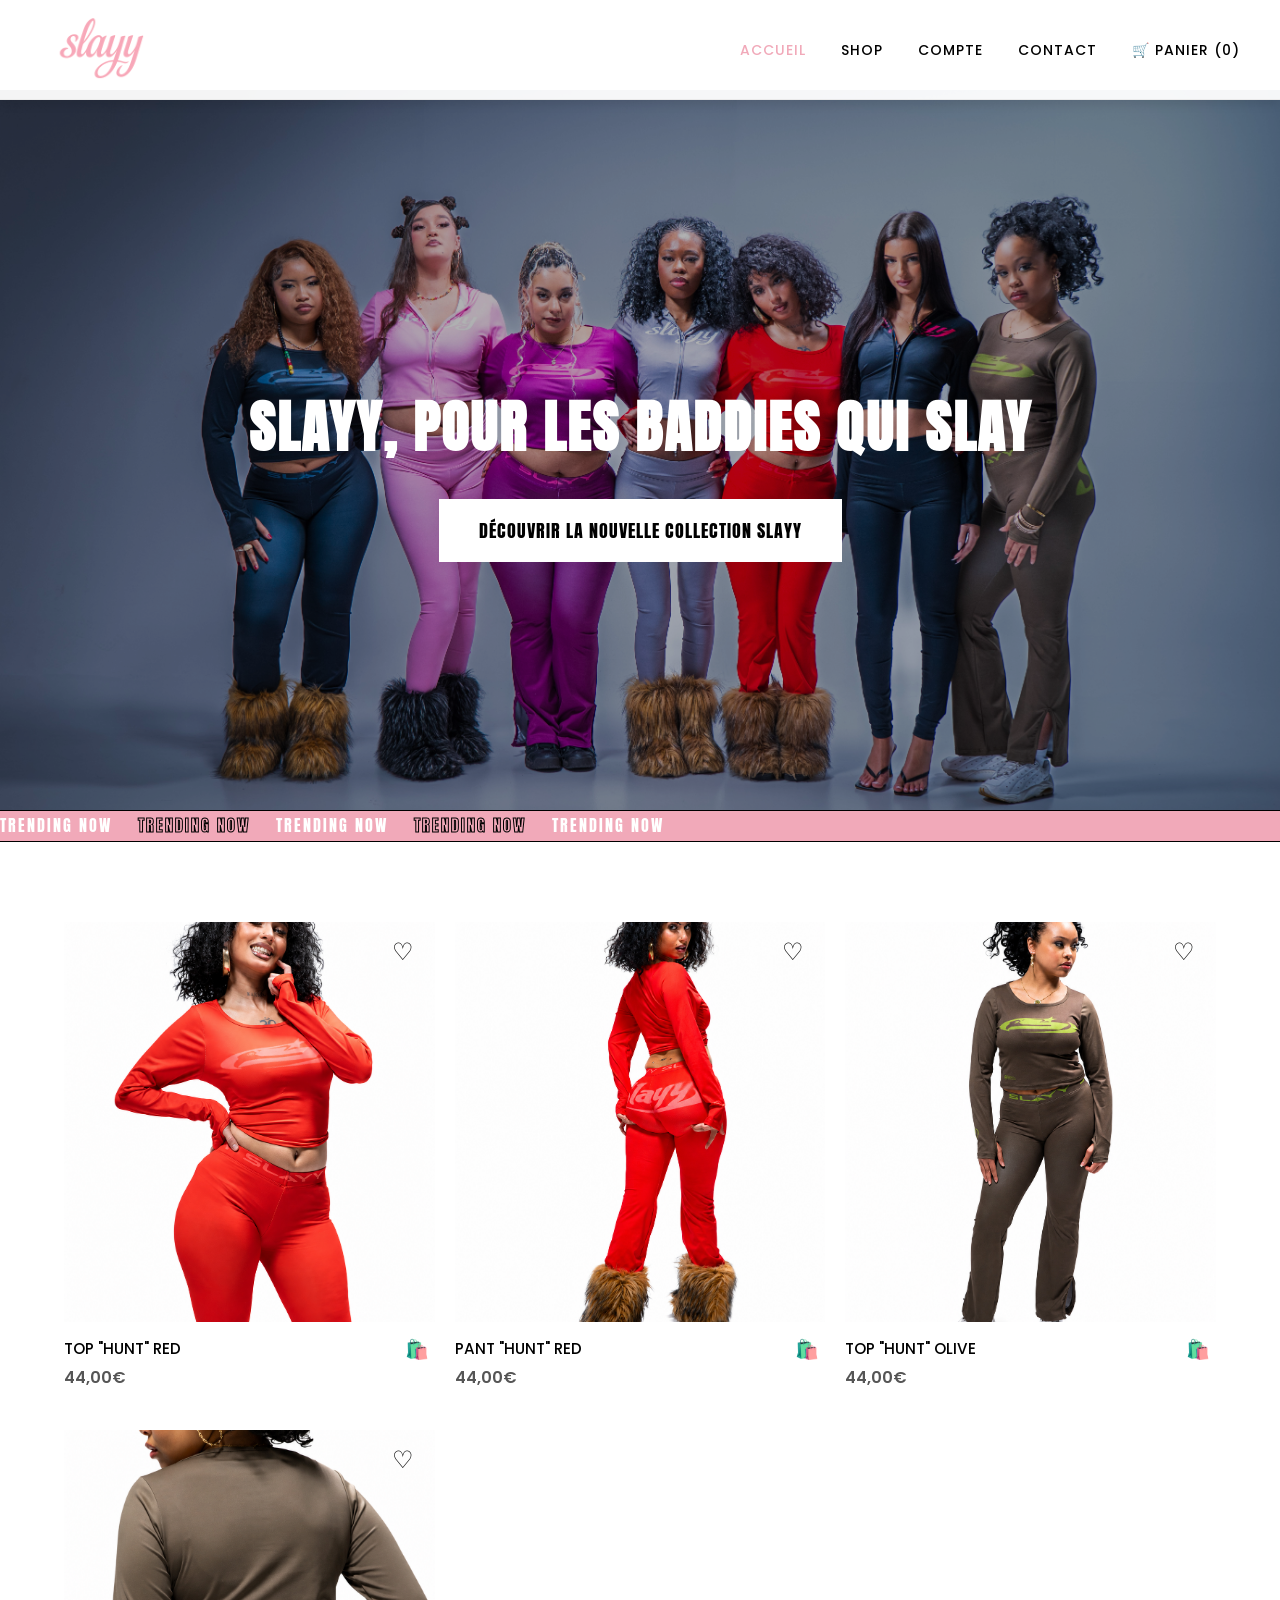
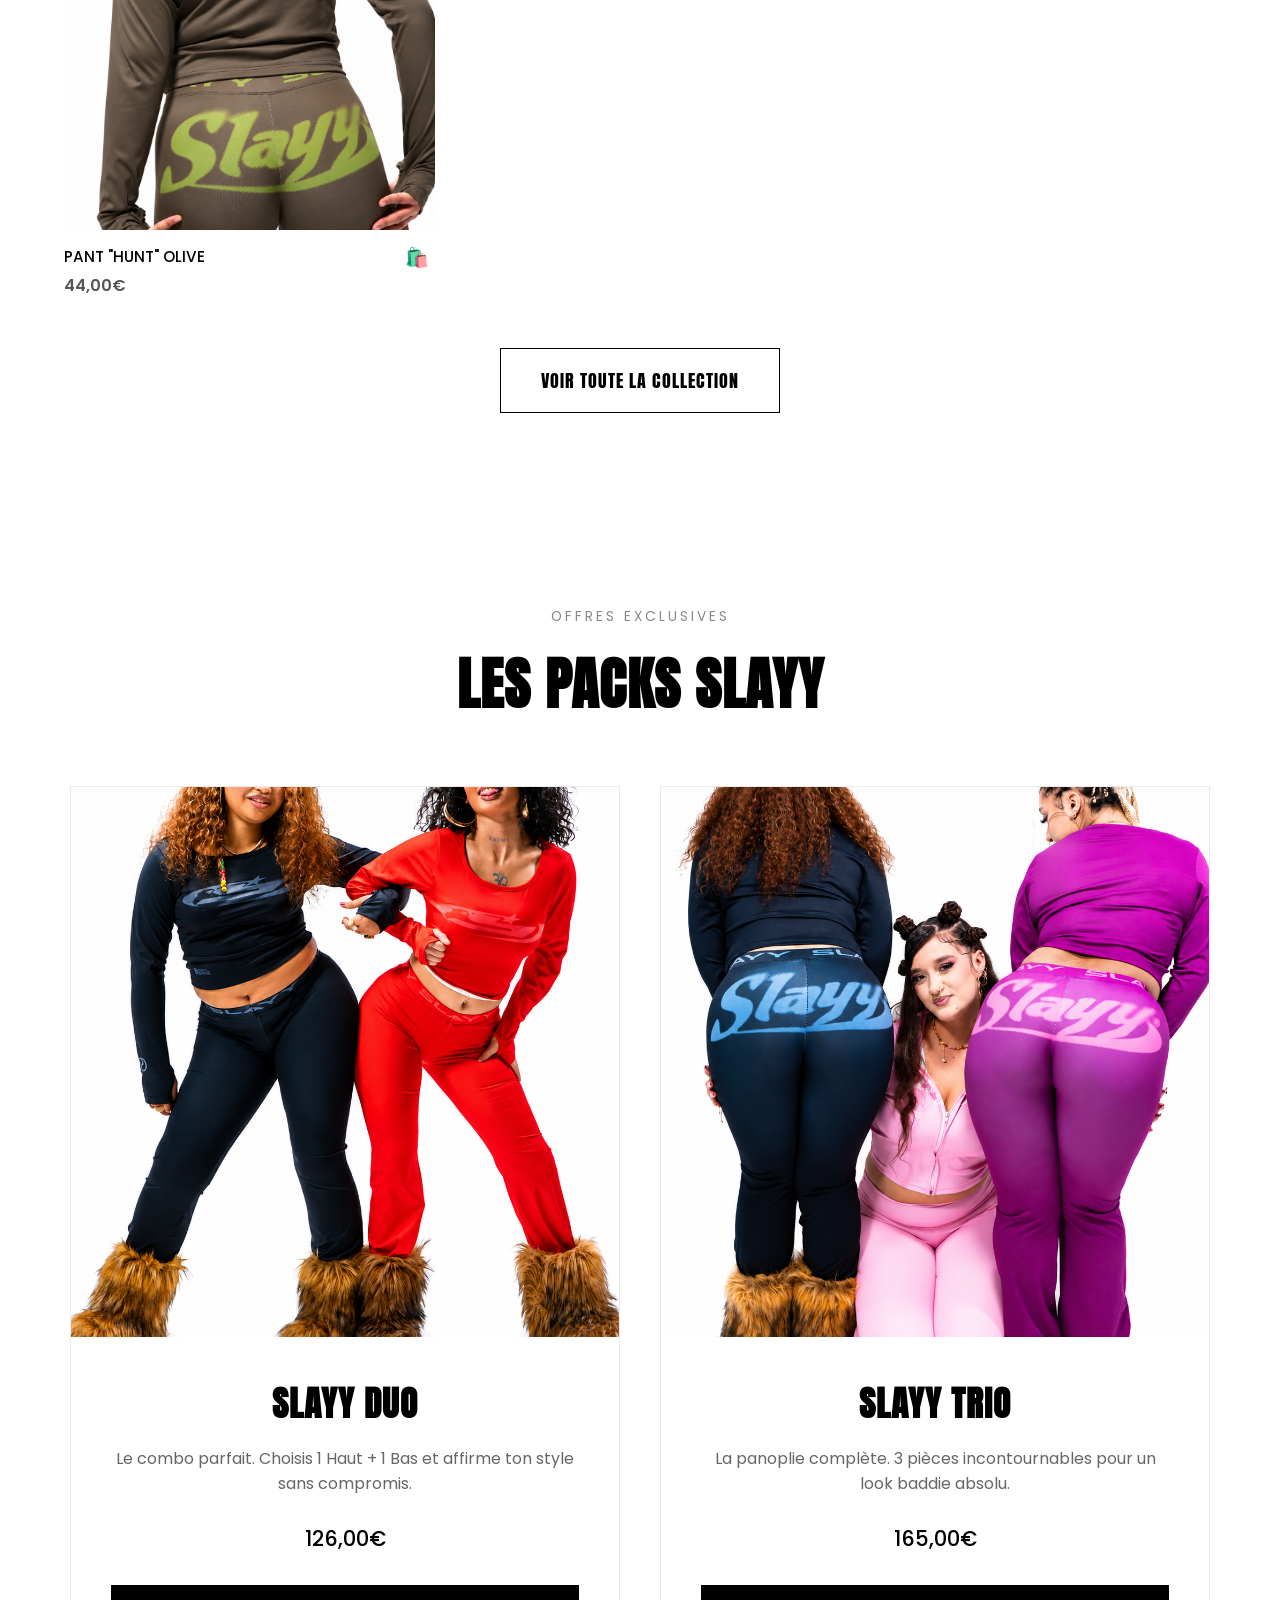
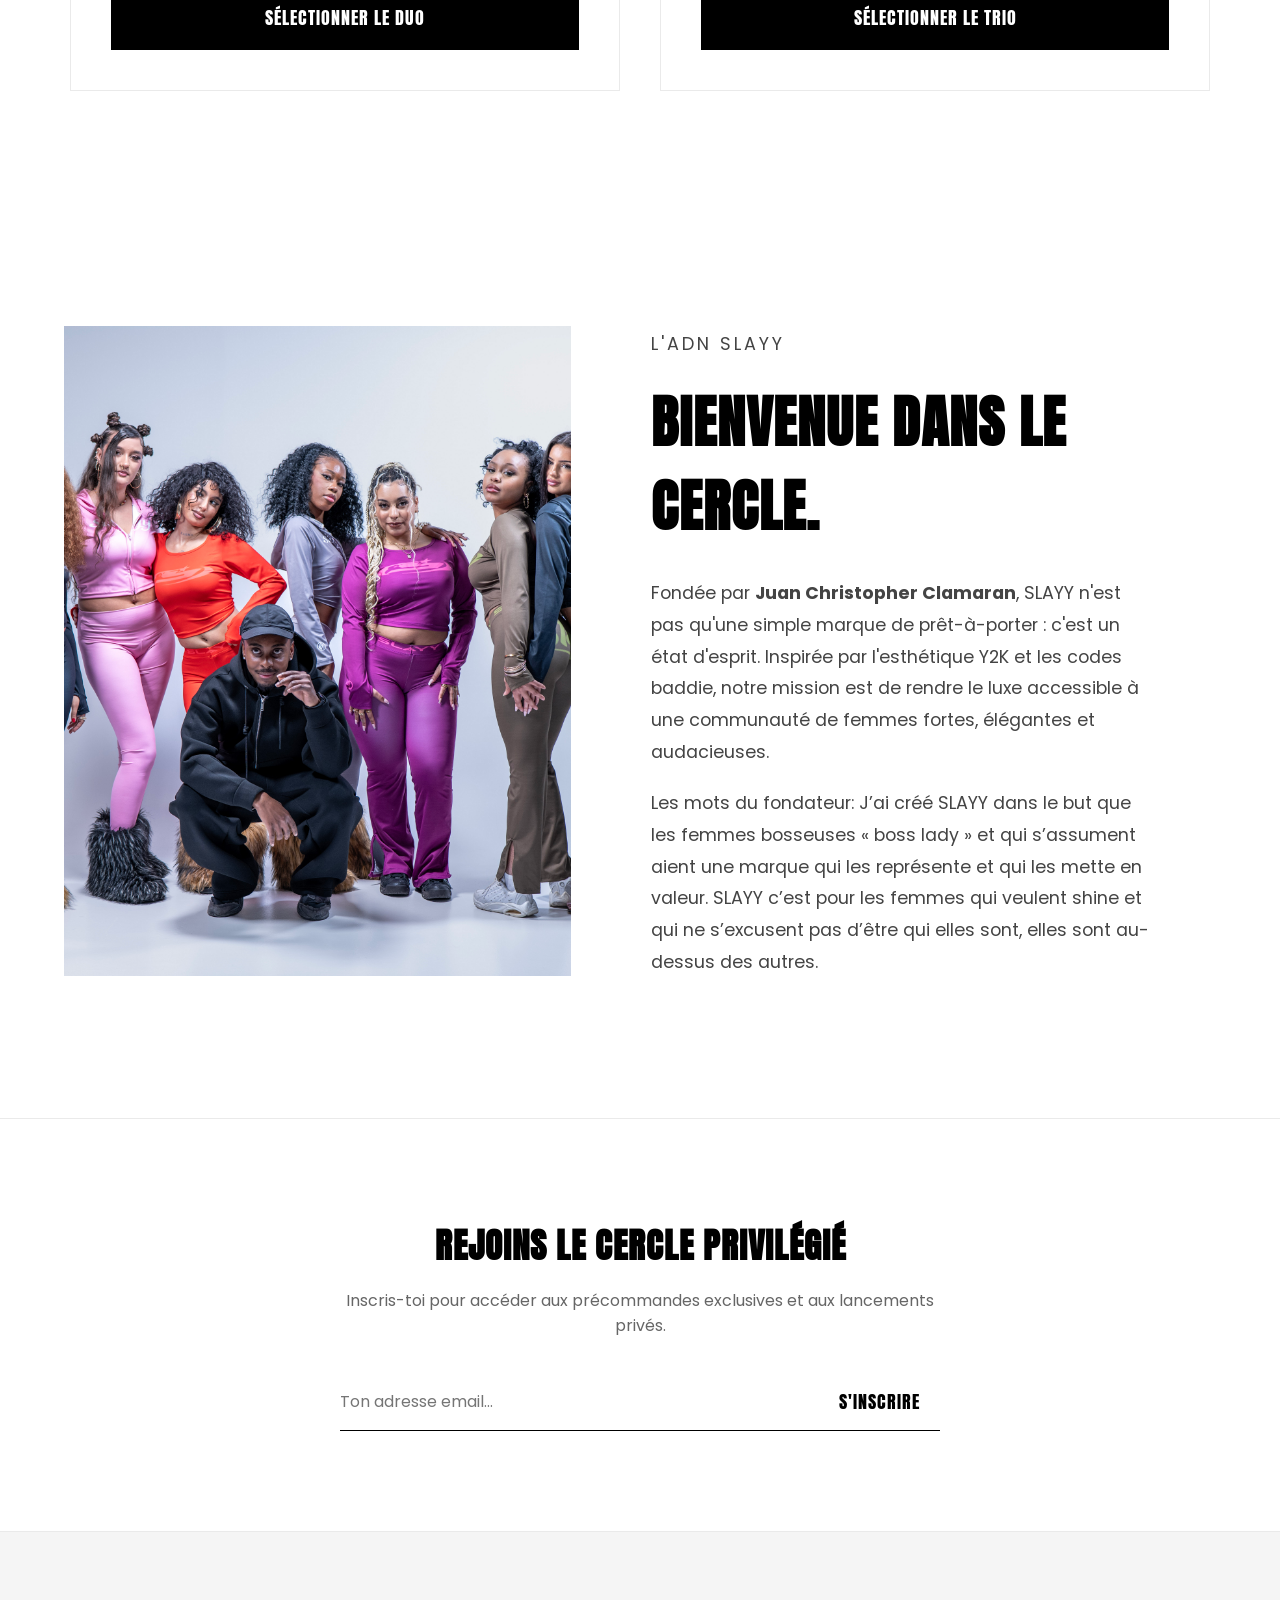
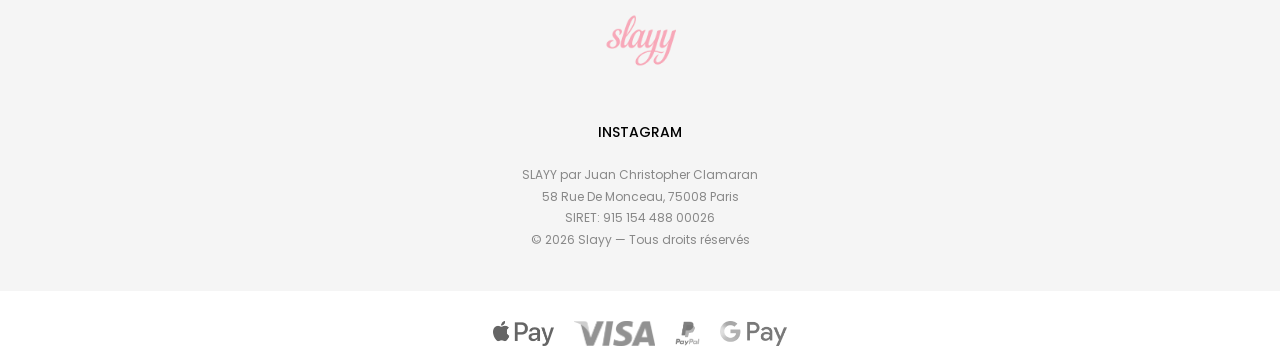
<file: index.html>
<!DOCTYPE html>
<html lang="fr">
<head>
    <meta charset="UTF-8">
    <meta name="viewport" content="width=device-width, initial-scale=1.0">
    <title>SLAYY - Accueil</title>
    <!-- Intégration des polices officielles -->
    <link href="https://fonts.googleapis.com/css2?family=Anton&family=Poppins:wght@300;400;500;600&display=swap" rel="stylesheet">
    <link rel="stylesheet" href="style.css">
</head>
<body>

    <header class="header">
        <img src="image/Slayy.png" alt="Logo Slayy" class="Logo-Slayy">
        <nav class="nav">
            <ul>
                <li><a href="index.html" class="active">Accueil</a></li>
                <li><a href="shop.html">Shop</a></li>
                <li><a href="compte.html">Compte</a></li>
                <li><a href="#contact">Contact</a></li>
                <li><a href="#" class="panier-btn">🛒 Panier (<span id="compteur-panier">0</span>)</a></li>
            </ul>
        </nav>
    </header>

    <!-- 1. HERO BANNER -->
    <section class="hero-section">
        <div class="hero-content">
            <h2 class="hero-title" style="font-family: 'Anton', sans-serif;">SLAYY, POUR LES BADDIES QUI SLAY</h2>
            <a href="shop.html" class="hero-button" style="font-family: 'Anton', sans-serif;">DÉCOUVRIR LA NOUVELLE COLLECTION SLAYY</a>
        </div>
    </section>

    <div class="marquee-container">
        <div class="marquee-text" style="font-family: 'Anton', sans-serif;">
            TRENDING NOW <span>TRENDING NOW</span> TRENDING NOW <span>TRENDING NOW</span> TRENDING NOW
        </div>
    </div>

    <!-- 2. BOUTIQUE (BEST SELLERS) -->
    <section class="shop-section">
        <div class="cartes-container">

            <a href="produit.html?id=top-red" class="carte">
                <div class="carte-image-wrapper">
                    <button class="icon-heart">♡</button>
                    <img src="image/HautRouge.png" alt="Top RED" class="img-principale">
                    <img src="image/RedTop.png" alt="Top RED Hover" class="img-secondaire">
                </div>
                <div class="carte-info">
                    <div class="carte-texte">
                        <p class="carte-nom">Top "HUNT" RED</p>
                        <p class="carte-prix">44,00€</p>
                    </div>
                    <button class="icon-bag">🛍️</button>
                </div>
            </a>

            <a href="produit.html?id=pant-red" class="carte">
                <div class="carte-image-wrapper">
                    <button class="icon-heart">♡</button>
                    <img src="image/ChatGPT Image 30 juin 2026, 15_38_22.png" alt="Pant RED" class="img-principale">
                    <img src="image/BasRouge.png" alt="Pant RED Hover" class="img-secondaire">
                </div>
                <div class="carte-info">
                    <div class="carte-texte">
                        <p class="carte-nom">Pant "HUNT" RED</p>
                        <p class="carte-prix">44,00€</p>
                    </div>
                    <button class="icon-bag">🛍️</button>
                </div>
            </a>

            <a href="produit.html?id=top-olive" class="carte">
                <div class="carte-image-wrapper">
                    <button class="icon-heart">♡</button>
                    <img src="image/chatgpt-30-06-1159.png" alt="Top OLIVE" class="img-principale">
                    <img src="image/Olivetop.png" alt="Top OLIVE Hover" class="img-secondaire">
                </div>
                <div class="carte-info">
                    <div class="carte-texte">
                        <p class="carte-nom">Top "HUNT" OLIVE</p>
                        <p class="carte-prix">44,00€</p>
                    </div>
                    <button class="icon-bag">🛍️</button>
                </div>
            </a>

            <a href="produit.html?id=pant-olive" class="carte">
                <div class="carte-image-wrapper">
                    <button class="icon-heart">♡</button>
                    <img src="image/BasOlive.png" alt="Pant OLIVE" class="img-principale">
                    <img src="image/BasOlive2.png" alt="Pant OLIVE Hover" class="img-secondaire">
                </div>
                <div class="carte-info">
                    <div class="carte-texte">
                        <p class="carte-nom">Pant "HUNT" OLIVE</p>
                        <p class="carte-prix">44,00€</p>
                    </div>
                    <button class="icon-bag">🛍️</button>
                </div>
            </a>

        </div>

        <div style="text-align: center; margin-top: 50px;">
            <a href="shop.html" class="hero-button" style="border: 1px solid #000; font-family: 'Anton', sans-serif;">VOIR TOUTE LA COLLECTION</a>
        </div>
    </section>

    <!-- 3. SECTION OFFRES EXCLUSIVES : DUO & TRIO -->
    <section class="packs-section">
        <div class="packs-header">
            <p class="subtitle-clean">Offres exclusives</p>
            <h2 style="font-family: 'Anton', sans-serif;">LES PACKS SLAYY</h2>
        </div>
        
        <div class="packs-container">
            <!-- Pack DUO -->
            <div class="pack-card">
                <div class="pack-image">
                    <img src="image/SlayyDuo.png" alt="Slayy Duo">
                </div>
                <div class="pack-info">
                    <h3 style="font-family: 'Anton', sans-serif;">SLAYY DUO</h3>
                    <p>Le combo parfait. Choisis 1 Haut + 1 Bas et affirme ton style sans compromis.</p>
                    <p class="pack-price">126,00€</p>
                    <a href="pack.html?id=duo" class="pack-btn" style="font-family: 'Anton', sans-serif;">SÉLECTIONNER LE DUO</a>
                </div>
            </div>

            <!-- Pack TRIO -->
            <div class="pack-card">
                <div class="pack-image">
                    <img src="image/SlayyTrio.png" alt="Slayy Trio">
                </div>
                <div class="pack-info">
                    <h3 style="font-family: 'Anton', sans-serif;">SLAYY TRIO</h3>
                    <p>La panoplie complète. 3 pièces incontournables pour un look baddie absolu.</p>
                    <p class="pack-price">165,00€</p>
                    <a href="pack.html?id=trio" class="pack-btn" style="font-family: 'Anton', sans-serif;">SÉLECTIONNER LE TRIO</a>
                </div>
            </div>
        </div>
    </section>

   <!-- 4. SECTION TEASER À PROPOS (ÉDITORIAL) -->
    <section class="about-teaser-clean">
        <div class="about-teaser-image">
            <img src="image/PhotoGroupe.jpg" alt="SLAYY Lifestyle Baddie">
        </div>
        <div class="about-teaser-content">
            <p class="subtitle-clean">L'ADN SLAYY</p>
            <h2 style="font-family: 'Anton', sans-serif;">BIENVENUE DANS LE CERCLE.</h2>
            <p>
                Fondée par <strong>Juan Christopher Clamaran</strong>, SLAYY n'est pas qu'une simple marque de prêt-à-porter : c'est un état d'esprit. Inspirée par l'esthétique Y2K et les codes baddie, notre mission est de rendre le luxe accessible à une communauté de femmes fortes, élégantes et audacieuses.
            </p>
            <p>
                Les mots du fondateur: J’ai créé SLAYY dans le but que les femmes bosseuses « boss lady » et qui s’assument aient une marque qui les représente et qui les mette en valeur. 
                SLAYY c’est pour les femmes qui veulent shine et qui ne s’excusent pas d’être qui elles sont, elles sont au-dessus des autres.
            </p>
           
        </div>
    </section>

    <!-- 5. SECTION NEWSLETTER (MINIMALISTE) -->
    <section class="newsletter-clean">
        <div class="newsletter-content">
            <h2 style="font-family: 'Anton', sans-serif;">REJOINS LE CERCLE PRIVILÉGIÉ</h2>
            <p>Inscris-toi pour accéder aux précommandes exclusives et aux lancements privés.</p>
            <form class="newsletter-form-clean" action="#" method="POST">
                <input type="email" placeholder="Ton adresse email..." required>
                <button type="submit" style="font-family: 'Anton', sans-serif;">S'INSCRIRE</button>
            </form>
        </div>
    </section>

    <!-- 6. FOOTER -->
   <!-- 6. FOOTER -->
    <footer class="footer" id="contact">
        <img src="image/Slayy.png" alt="Logo Slayy" class="footer-logo">
        <ul class="footer-socials">
            <li><a id="instagram" href="https://www.instagram.com/slayy.brand?stkn=OTlobzZ6Y2t0Z3d0" target="_blank">Instagram</a></li>
        </ul>
        <p class="footer-mentions">SLAYY par Juan Christopher Clamaran<br>58 Rue De Monceau, 75008 Paris<br>SIRET: 915 154 488 00026<br>&copy; 2026 Slayy — Tous droits réservés</p>
    </footer>

    <script src="script.js"></script>


    <div class="footer-payments">
            <img src="image/Apple_Pay_logo.svg.webp" alt="Visa">
            <img src="image/Visa_Inc._logo_(2005–2014).png">
            <img src="image/Paypal_2014_logo.png" alt="PayPal">
            <img src="image/Google_Pay_Logo.svg.webp" alt="PayPal">
            
        </div>
</body>
</html>
</file>
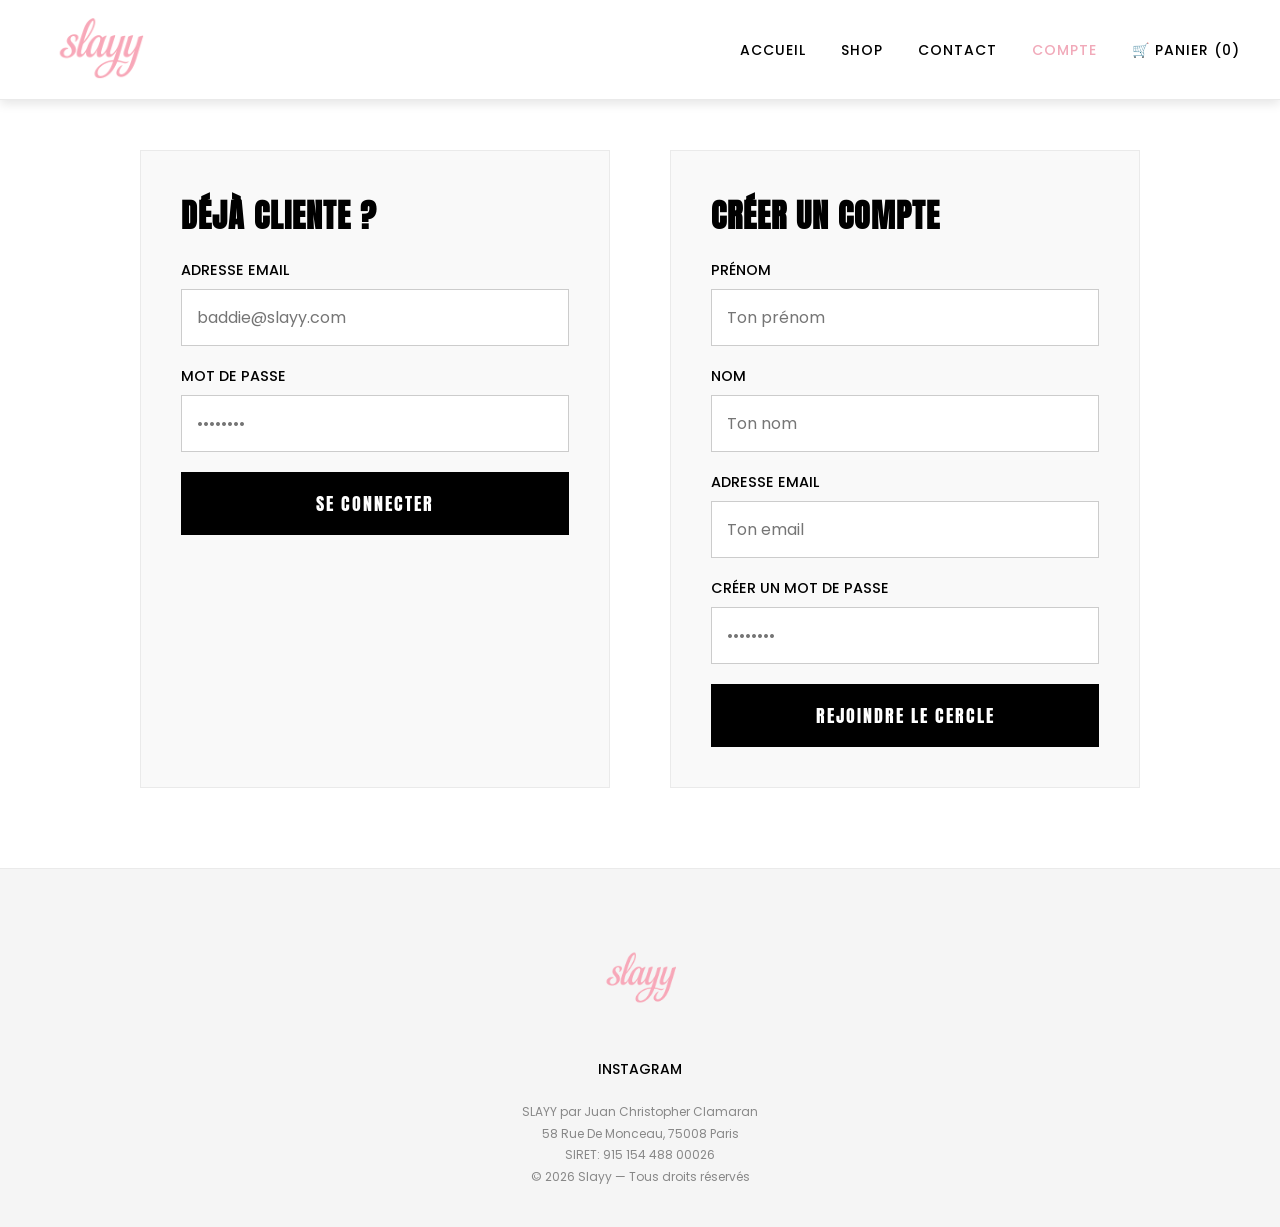
<file: Compte.html>
<!DOCTYPE html>
<html lang="fr">
<head>
    <meta charset="UTF-8">
    <meta name="viewport" content="width=device-width, initial-scale=1.0">
    <title>SLAYY - Mon Compte</title>
    <!-- On ajoute la police Anton demandée par le cahier des charges -->
    <link href="https://fonts.googleapis.com/css2?family=Anton&family=Poppins:wght@300;400;500;600&display=swap" rel="stylesheet">
    <link rel="stylesheet" href="style.css">
    <style>
        /* Styles spécifiques pour la page compte (à intégrer dans style.css plus tard si tu veux) */
        .account-section {
            padding: 150px 5% 80px;
            background-color: #ffffff;
            min-height: 70vh;
        }

        .account-container {
            display: flex;
            max-width: 1000px;
            margin: 0 auto;
            gap: 60px;
        }

        .account-box {
            flex: 1;
            padding: 40px;
            background-color: #f9f9f9;
            border: 1px solid #eaeaea;
        }

        .account-title {
            font-family: 'Anton', sans-serif; /* Police officielle */
            font-size: 2rem;
            text-transform: uppercase;
            margin-top: 0;
            margin-bottom: 20px;
            letter-spacing: 1px;
        }

        .form-group {
            margin-bottom: 20px;
        }

        .form-group label {
            display: block;
            margin-bottom: 8px;
            font-weight: 500;
            font-size: 0.9rem;
            text-transform: uppercase;
        }

        .form-group input {
            width: 100%;
            padding: 15px;
            border: 1px solid #ccc;
            font-family: 'Poppins', sans-serif;
            font-size: 1rem;
            transition: border-color 0.3s;
        }

        .form-group input:focus {
            outline: none;
            border-color: #000;
        }

        /* Bouton selon la DA : Anton et Majuscules */
        .account-btn {
            background-color: #000;
            color: #fff;
            border: none;
            padding: 18px;
            font-size: 1.1rem;
            font-family: 'Anton', sans-serif;
            cursor: pointer;
            text-transform: uppercase;
            letter-spacing: 2px;
            width: 100%;
            transition: background-color 0.3s ease;
        }

        .account-btn:hover {
            background-color: #f1a9b9; /* Rose SLAYY */
        }

        @media (max-width: 768px) {
            .account-container {
                flex-direction: column;
                gap: 30px;
            }
            .account-section {
                padding-top: 120px;
            }
        }
    </style>
</head>
<body>

    <header class="header">
        <img src="image/Slayy.png" alt="Logo Slayy" class="Logo-Slayy">
        <nav class="nav">
            <ul>
                <li><a href="index.html">Accueil</a></li>
                <li><a href="shop.html">Shop</a></li>
                <li><a href="#contact">Contact</a></li>
                <li><a href="compte.html" class="active">Compte</a></li>
                <li><a href="#" class="panier-btn">🛒 Panier (<span id="compteur-panier">0</span>)</a></li>
            </ul>
        </nav>
    </header>

    <section class="account-section">
        <div class="account-container">
            
            <!-- Partie Gauche : Connexion -->
            <div class="account-box">
                <h2 class="account-title">DÉJÀ CLIENTE ?</h2>
                <form id="login-form">
                    <div class="form-group">
                        <label for="login-email">Adresse Email</label>
                        <input type="email" id="login-email" placeholder="baddie@slayy.com" required>
                    </div>
                    <div class="form-group">
                        <label for="login-password">Mot de passe</label>
                        <input type="password" id="login-password" placeholder="••••••••" required>
                    </div>
                    <button type="submit" class="account-btn">SE CONNECTER</button>
                </form>
            </div>

            <!-- Partie Droite : Création de compte -->
            <div class="account-box">
                <h2 class="account-title">CRÉER UN COMPTE</h2>
                <form id="register-form">
                    <div class="form-group">
                        <label for="reg-prenom">Prénom</label>
                        <input type="text" id="reg-prenom" placeholder="Ton prénom" required>
                    </div>
                    <div class="form-group">
                        <label for="reg-nom">Nom</label>
                        <input type="text" id="reg-nom" placeholder="Ton nom" required>
                    </div>
                    <div class="form-group">
                        <label for="reg-email">Adresse Email</label>
                        <input type="email" id="reg-email" placeholder="Ton email" required>
                    </div>
                    <div class="form-group">
                        <label for="reg-password">Créer un mot de passe</label>
                        <input type="password" id="reg-password" placeholder="••••••••" required>
                    </div>
                    <button type="submit" class="account-btn">REJOINDRE LE CERCLE</button>
                </form>
            </div>

        </div>
    </section>

    <footer class="footer" id="contact">
        <img src="image/Slayy.png" alt="Logo Slayy" class="footer-logo">
        <ul class="footer-socials">
            <li><a id="instagram" href="https://www.instagram.com/slayy.brand?stkn=OTlobzZ6Y2t0Z3d0" target="_blank">Instagram</a></li>
        </ul>
        <!-- Mise à jour avec les infos officielles du cahier des charges -->
        <p class="footer-mentions">SLAYY par Juan Christopher Clamaran<br>58 Rue De Monceau, 75008 Paris<br>SIRET: 915 154 488 00026<br>&copy; 2026 Slayy — Tous droits réservés</p>
    </footer>

    <script src="script.js"></script>
</body>
</html>
</file>
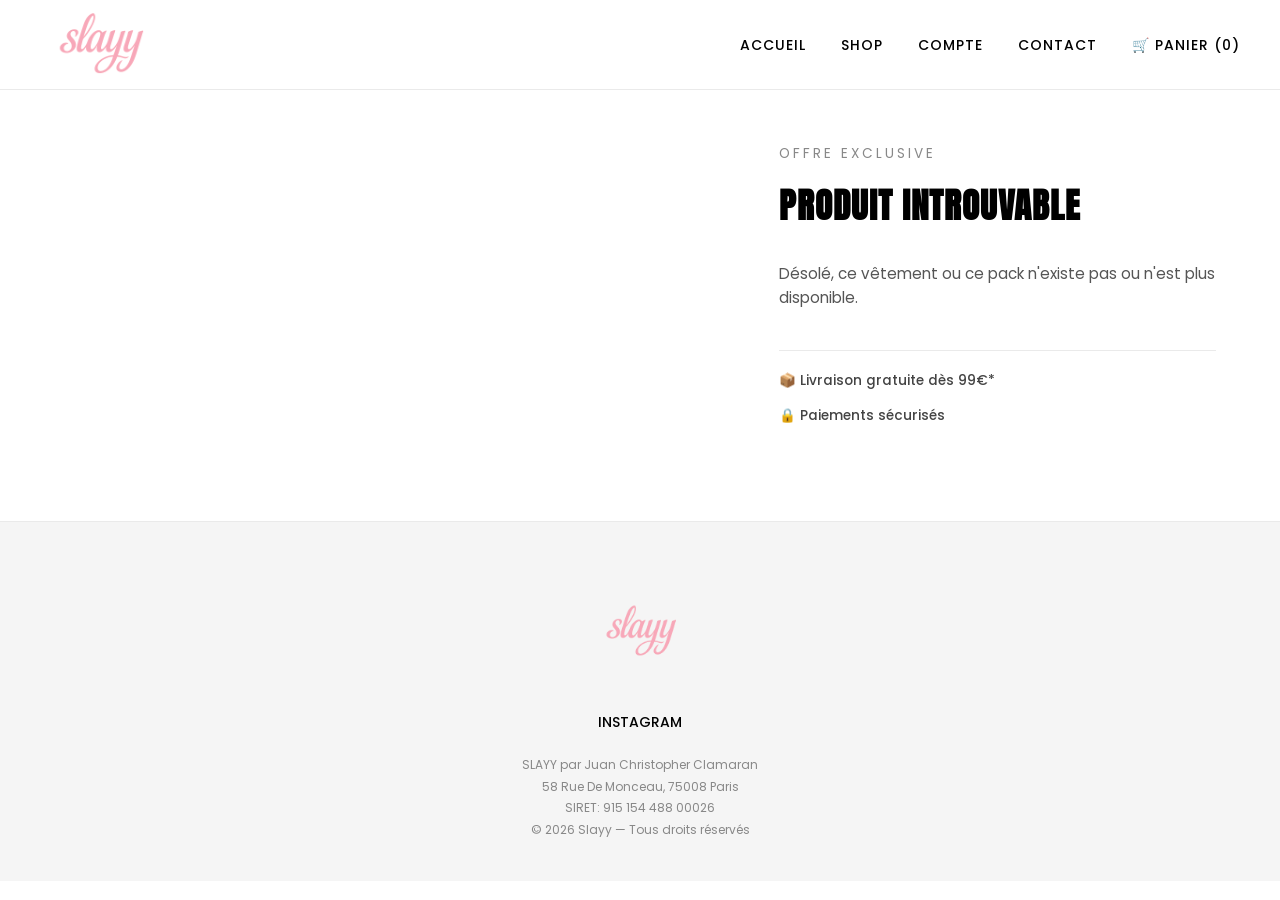
<file: pack.html>
<!DOCTYPE html>
<html lang="fr">
<head>
    <meta charset="UTF-8">
    <meta name="viewport" content="width=device-width, initial-scale=1.0">
    <title>SLAYY - Offre Pack</title>
    <link href="https://fonts.googleapis.com/css2?family=Anton&family=Poppins:wght@300;400;500;600&display=swap" rel="stylesheet">
    <link rel="stylesheet" href="style.css">
    <style>
       
        .pack-selection {
            background-color: #f9f9f9;
            padding: 20px;
            margin-bottom: 25px;
            border: 1px solid #eaeaea;
        }

        .pack-item-title {
            font-size: 0.95rem;
            font-weight: 600;
            text-transform: uppercase;
            margin-bottom: 10px;
            margin-top: 0;
            border-bottom: 1px solid #ddd;
            padding-bottom: 5px;
        }

        .pack-color-selector {
            margin-bottom: 15px;
        }
        
        .pack-color-selector select {
            width: 100%;
            padding: 10px;
            font-family: 'Poppins', sans-serif;
            border: 1px solid #ccc;
            margin-bottom: 10px;
        }

        .pack-price-display {
            font-size: 1.8rem;
            font-weight: 600;
            margin-bottom: 20px;
            display: flex;
            align-items: center;
            gap: 15px;
        }
    </style>
</head>
<body>

    <header class="header">
        <img src="image/Slayy.png" alt="Logo Slayy" class="Logo-Slayy">
        <nav class="nav">
            <ul>
                <li><a href="index.html">Accueil</a></li>
                <li><a href="shop.html">Shop</a></li>
                <li><a href="compte.html">Compte</a></li>
                <li><a href="#contact">Contact</a></li>
                <li><a href="#" class="panier-btn">🛒 Panier (<span id="compteur-panier">0</span>)</a></li>
            </ul>
        </nav>
    </header>

    <section class="product-section">
        <div class="product-container">
            
            
            <div class="product-images">
                <div class="product-image-wrapper">
                    <!-- Image par défaut : Slayy Duo -->
                    <img src="image/SlayyDuo.png" alt="Slayy Duo Pack">
                </div>
            </div>

           
            <div class="product-info">
                <p class="subtitle-clean">Offre Exclusive</p>
                <h1 class="product-title" style="font-family: 'Anton', sans-serif;">SLAYY DUO</h1>
                
                <div class="pack-price-display">
                    126,00€
                </div>

                <p class="product-desc">
                    L'essentiel Baddie. Choisis ton combo parfait avec ce pack Duo incluant un haut et un bas de la collection SLAYY.
                </p>

               
                <div class="pack-selection">
                    <h4 class="pack-item-title">1. Choisis ton Haut</h4>
                    <div class="pack-color-selector">
                        <select>
                            <option value="">-- Couleur du Haut --</option>
                            <option value="red">Top HUNT - RED</option>
                            <option value="olive">Top HUNT - OLIVE</option>
                            <option value="black">Top TOYA - BLACK</option>
                            <option value="pink">Top TOYA - PINK</option>
                        </select>
                    </div>
                    <div class="size-selector">
                        <div class="sizes">
                            <button class="size-btn">XS</button>
                            <button class="size-btn">S</button>
                            <button class="size-btn">M</button>
                            <button class="size-btn">L</button>
                        </div>
                    </div>
                </div>

                <!-- Configuration Article 2 (Le Bas) -->
                <div class="pack-selection">
                    <h4 class="pack-item-title">2. Choisis ton Bas</h4>
                    <div class="pack-color-selector">
                        <select>
                            <option value="">-- Couleur du Bas --</option>
                            <option value="red">Pant HUNT - RED</option>
                            <option value="olive">Pant HUNT - OLIVE</option>
                            <option value="black">Pant TOYA - BLACK</option>
                            <option value="pink">Pant TOYA - PINK</option>
                        </select>
                    </div>
                    <div class="size-selector">
                        <div class="sizes">
                            <button class="size-btn">XS</button>
                            <button class="size-btn">S</button>
                            <button class="size-btn">M</button>
                            <button class="size-btn">L</button>
                        </div>
                    </div>
                </div>

                
                <button class="add-cart-btn" id="btn-ajouter-panier" style="font-family: 'Anton', sans-serif;">
                    PRÉCOMMANDER LE PACK 🛍️
                </button>

                <div class="product-perks">
                    <div class="perk">📦 Livraison gratuite dès 99€*</div>
                    <div class="perk">🔒 Paiements sécurisés</div>
                </div>
            </div>

        </div>
    </section>

    <!-- 6. FOOTER -->
    <footer class="footer" id="contact">
        <img src="image/Slayy.png" alt="Logo Slayy" class="footer-logo">
        <ul class="footer-socials">
            <li><a id="instagram" href="https://www.instagram.com/slayy.brand?stkn=OTlobzZ6Y2t0Z3d0" target="_blank">Instagram</a></li>
        </ul>
        <p class="footer-mentions">SLAYY par Juan Christopher Clamaran<br>58 Rue De Monceau, 75008 Paris<br>SIRET: 915 154 488 00026<br>&copy; 2026 Slayy — Tous droits réservés</p>
    </footer>

    <script src="script.js"></script>
</body>
</html>
</file>
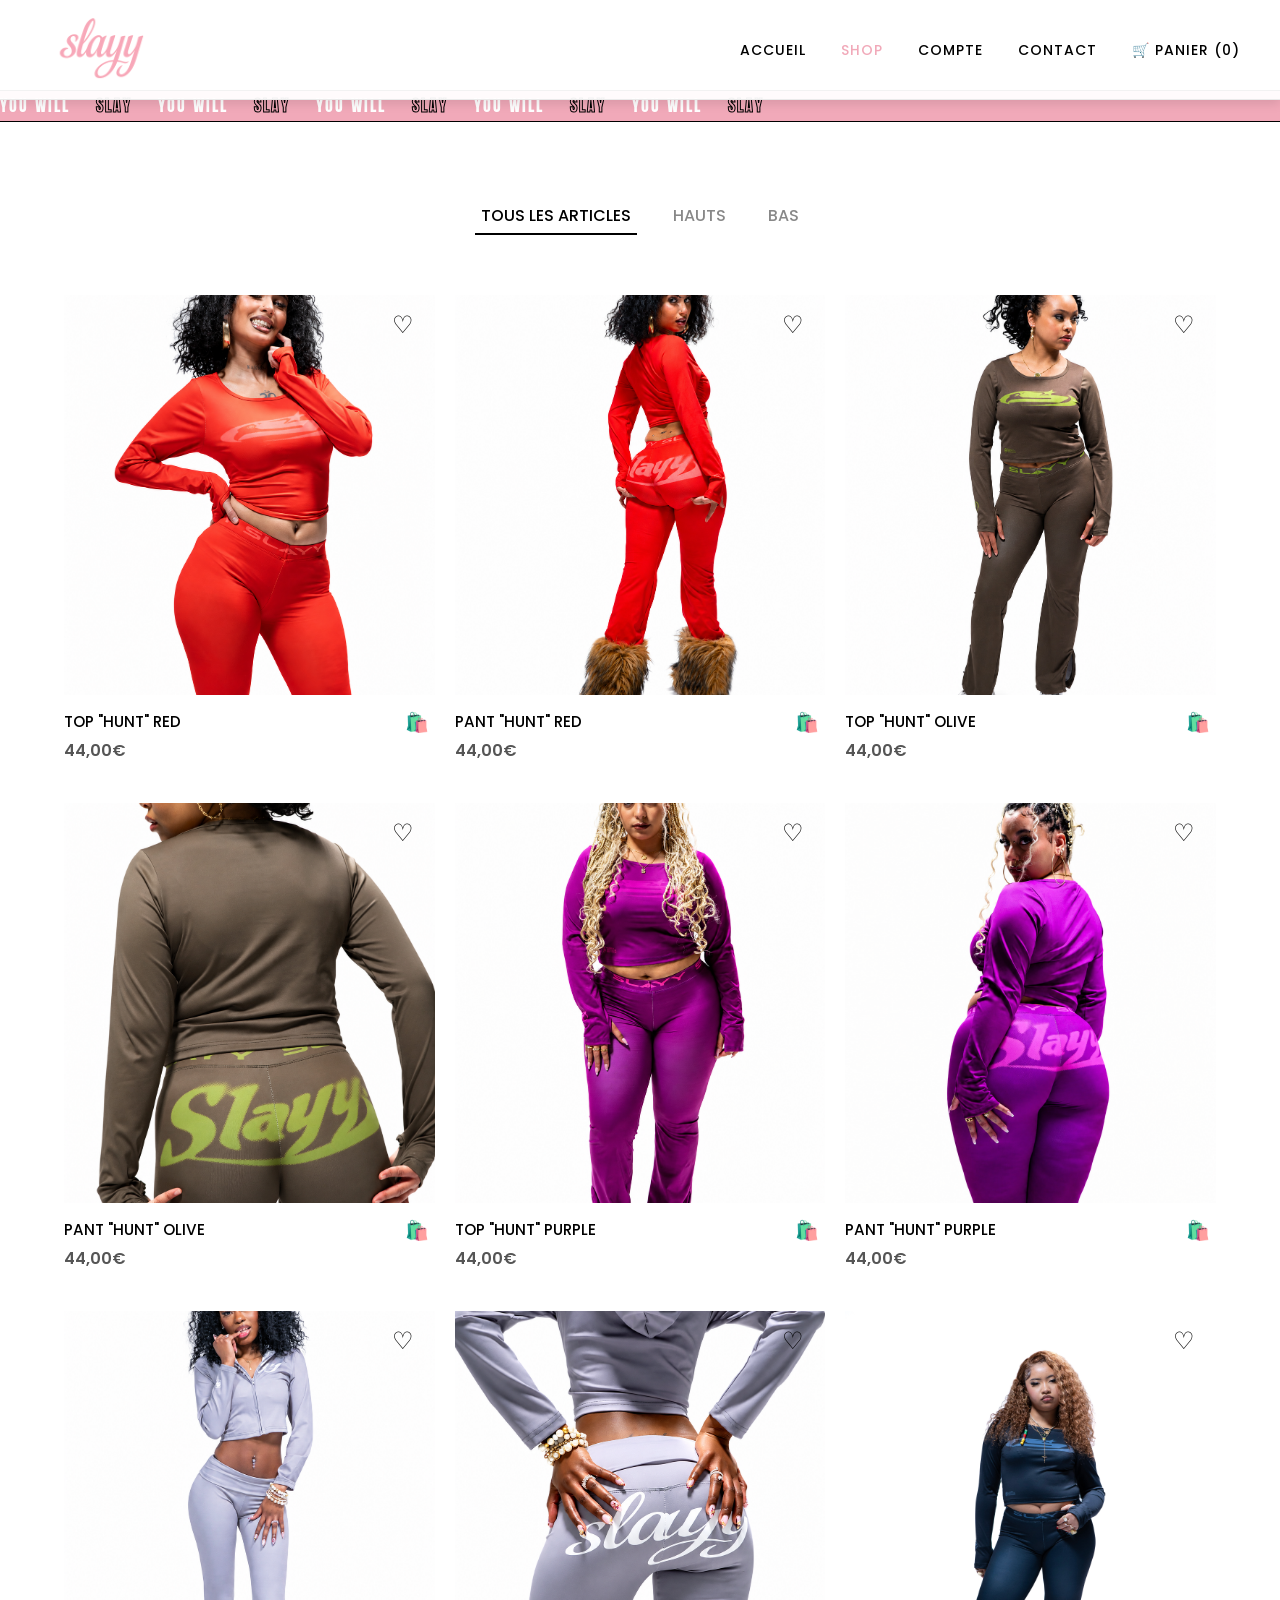
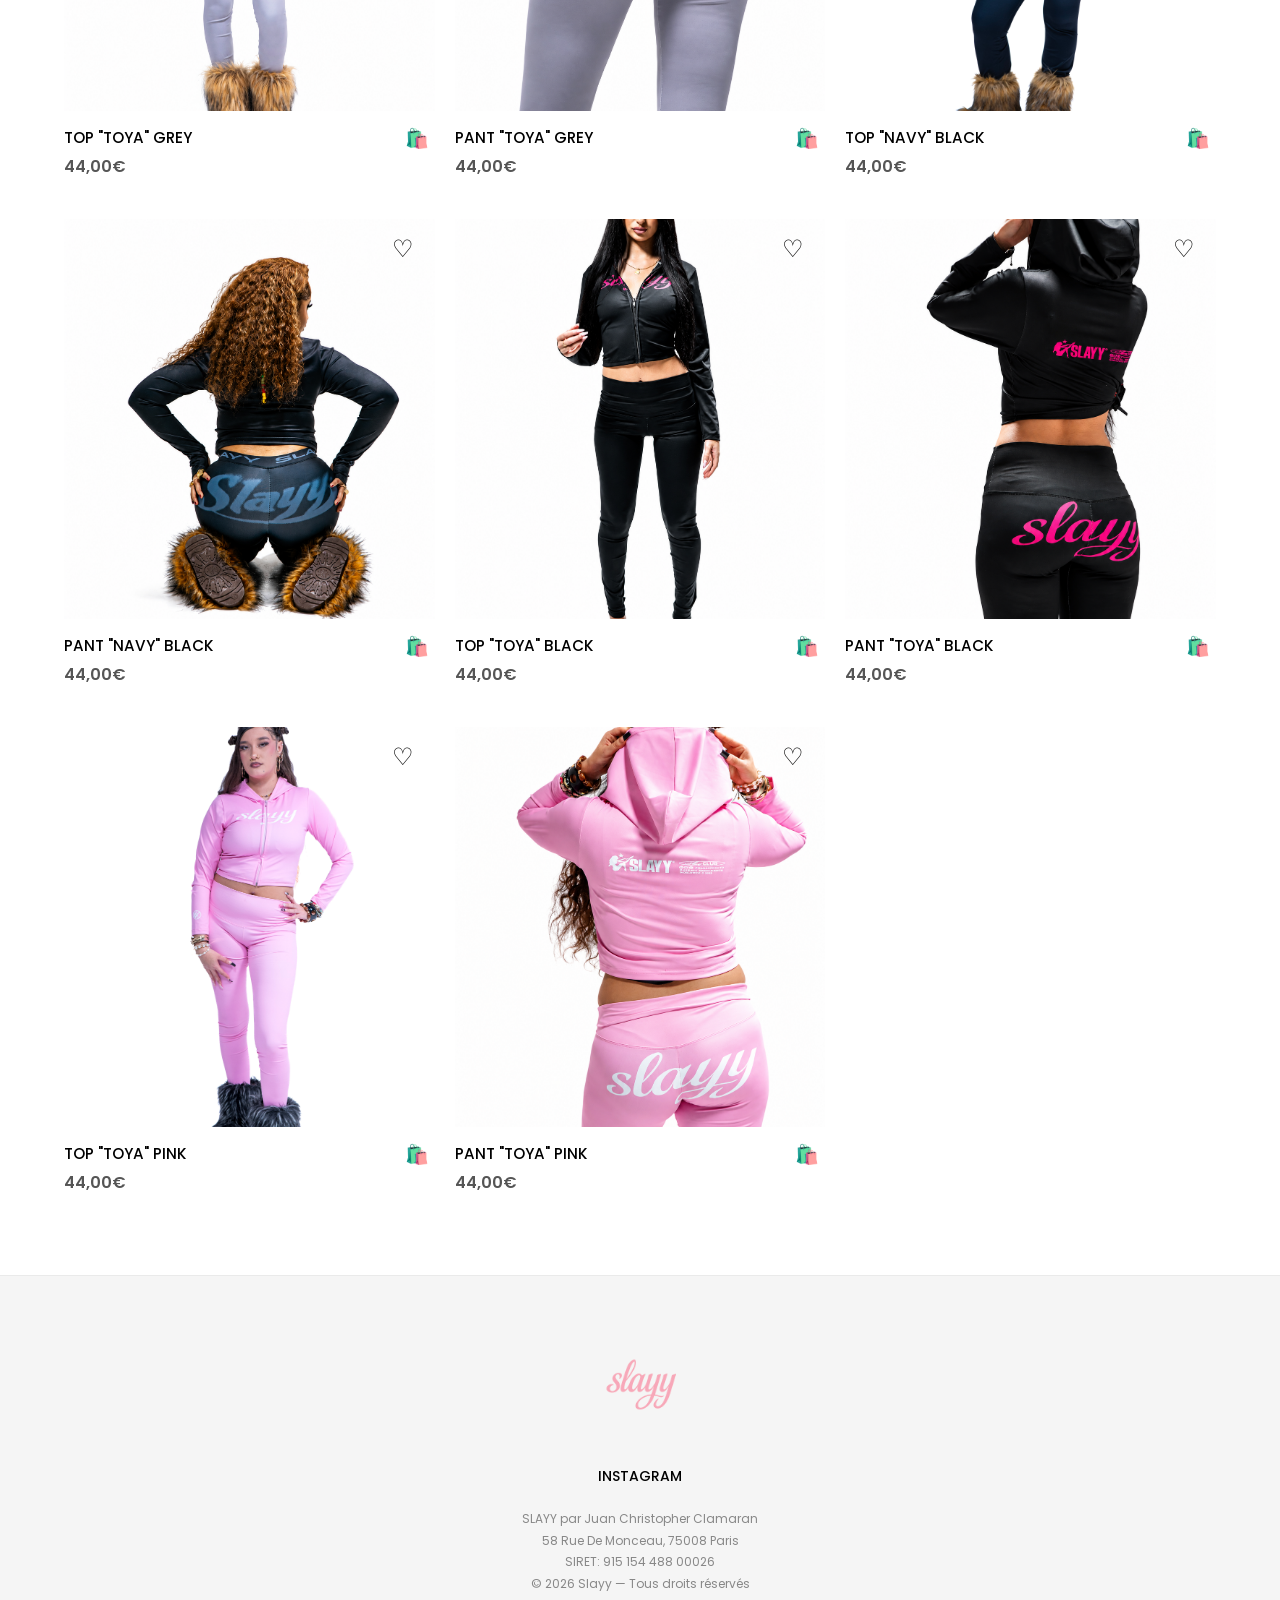
<file: shop.html>
<!DOCTYPE html>
<html lang="fr">
<head>
    <meta charset="UTF-8">
    <meta name="viewport" content="width=device-width, initial-scale=1.0">
    <title>SLAYY - Boutique</title>
    
    <link href="https://fonts.googleapis.com/css2?family=Anton&family=Poppins:wght@300;400;500;600&display=swap" rel="stylesheet">
    <link rel="stylesheet" href="style.css">
</head>
<body>

    <header class="header">
        <img src="image/Slayy.png" alt="Logo Slayy" class="Logo-Slayy">
        <nav class="nav">
            <ul>
                <li><a href="index.html">Accueil</a></li>
                <li><a href="shop.html" class="active">Shop</a></li>
                <li><a href="compte.html">Compte</a></li>
                <li><a href="#contact">Contact</a></li>
                <li><a href="#" class="panier-btn">🛒 Panier (<span id="compteur-panier">0</span>)</a></li>
            </ul>
        </nav>
    </header>

    <div class="marquee-container" style="margin-top: 90px;">
        <div class="marquee-text" style="font-family: 'Anton', sans-serif;">
            YOU WILL <span>SLAY</span> YOU WILL <span>SLAY</span> YOU WILL <span>SLAY</span> YOU WILL <span>SLAY</span> YOU WILL <span>SLAY</span>
        </div>
    </div>

    <section class="shop-section">
        <div class="shop-categories">
            <button class="category-btn active">Tous les articles</button>
            <button class="category-btn">Hauts</button>
            <button class="category-btn">Bas</button>
        </div>

        <div class="cartes-container">

            <a href="produit.html?id=top-red" class="carte" data-category="hauts">
                <div class="carte-image-wrapper">
                    <button class="icon-heart">♡</button>
                    <img src="image/HautRouge.png" alt="Top RED" class="img-principale">
                    
                    <img src="image/RedTop.png" alt="Top RED" class="img-secondaire">
                </div>
                <div class="carte-info">
                    <div class="carte-texte">
                        <p class="carte-nom">Top "HUNT" RED</p>
                        <p class="carte-prix">44,00€</p>
                    </div>
                    <button class="icon-bag">🛍️</button>
                </div>
            </a>

            <a href="produit.html?id=pant-red" class="carte" data-category="bas">
                <div class="carte-image-wrapper">
                    <button class="icon-heart">♡</button>
                    <img src="image/ChatGPT Image 30 juin 2026, 15_38_22.png" alt="Pant RED" class="img-principale">
                   
                    <img src="image/BasRouge.png" alt="Pant RED" class="img-secondaire">
                </div>
                <div class="carte-info">
                    <div class="carte-texte">
                        <p class="carte-nom">Pant "HUNT" RED</p>
                        <p class="carte-prix">44,00€</p>
                    </div>
                    <button class="icon-bag">🛍️</button>
                </div>
            </a>

            <a href="produit.html?id=top-olive" class="carte" data-category="hauts">
                <div class="carte-image-wrapper">
                    <button class="icon-heart">♡</button>
                    <img src="image/chatgpt-30-06-1159.png" alt="Top OLIVE" class="img-principale">
                    
                    <img src="image/Olivetop.png" alt="Top OLIVE" class="img-secondaire">
                </div>
                <div class="carte-info">
                    <div class="carte-texte">
                        <p class="carte-nom">Top "HUNT" OLIVE</p>
                        <p class="carte-prix">44,00€</p>
                    </div>
                    <button class="icon-bag">🛍️</button>
                </div>
            </a>

            <a href="produit.html?id=pant-olive" class="carte" data-category="bas">
                <div class="carte-image-wrapper">
                    <button class="icon-heart">♡</button>
                    <img src="image/BasOlive.png" alt="Pant OLIVE" class="img-principale">
                    <img src="image/BasOlive2.png" alt="Pant OLIVE" class="img-secondaire">
                </div>
                <div class="carte-info">
                    <div class="carte-texte">
                        <p class="carte-nom">Pant "HUNT" OLIVE</p>
                        <p class="carte-prix">44,00€</p>
                    </div>
                    <button class="icon-bag">🛍️</button>
                </div>
            </a>

            <a href="produit.html?id=top-purple" class="carte" data-category="hauts">
                <div class="carte-image-wrapper">
                    <button class="icon-heart">♡</button>
                    <img src="image/chatgpt-30-06-1160.png" alt="Top PURPLE" class="img-principale">
                   
                    <img src="image/RoseTop.png" alt="Top PURPLE" class="img-secondaire">
                </div>
                <div class="carte-info">
                    <div class="carte-texte">
                        <p class="carte-nom">Top "HUNT" PURPLE</p>
                        <p class="carte-prix">44,00€</p>
                    </div>
                    <button class="icon-bag">🛍️</button>
                </div>
            </a>

            <a href="produit.html?id=pant-purple" class="carte" data-category="bas">
                <div class="carte-image-wrapper">
                    <button class="icon-heart">♡</button>
                    <img src="image/ChatGPT Image 30 juin 2026, 15_44_29.png" alt="Pant PURPLE" class="img-principale">
                    <img src="image/BasRoseToya.png" alt="Pant PURPLE" class="img-secondaire">
                </div>
                <div class="carte-info">
                    <div class="carte-texte">
                        <p class="carte-nom">Pant "HUNT" PURPLE</p>
                        <p class="carte-prix">44,00€</p>
                    </div>
                    <button class="icon-bag">🛍️</button>
                </div>
            </a>

            <a href="produit.html?id=top-grey" class="carte" data-category="hauts">
                <div class="carte-image-wrapper">
                    <button class="icon-heart">♡</button>
                    <img src="image/chatgpt-30-06-1161.png" alt="Top GREY" class="img-principale">
                    <img src="image/HautGris.png" alt="Top GREY" class="img-secondaire">
                </div>
                <div class="carte-info">
                    <div class="carte-texte">
                        <p class="carte-nom">Top "TOYA" GREY</p>
                        <p class="carte-prix">44,00€</p>
                    </div>
                    <button class="icon-bag">🛍️</button>
                </div>
            </a>

            <a href="produit.html?id=pant-grey" class="carte" data-category="bas">
                <div class="carte-image-wrapper">
                    <button class="icon-heart">♡</button>
                    <img src="image/ChatGPT Image 30 juin 2026, 16_02_04.png" alt="Pant GREY" class="img-principale">
                    <!-- Ton image personnalisée -->
                    <img src="image/BasGris.png" alt="Pant GREY" class="img-secondaire">
                </div>
                <div class="carte-info">
                    <div class="carte-texte">
                        <p class="carte-nom">Pant "TOYA" GREY</p>
                        <p class="carte-prix">44,00€</p>
                    </div>
                    <button class="icon-bag">🛍️</button>
                </div>
            </a>

            <a href="produit.html?id=top-navy" class="carte" data-category="hauts">
                <div class="carte-image-wrapper">
                    <button class="icon-heart">♡</button>
                    <img src="image/21-IMG_2915.jpg" alt="Top NAVY" class="img-principale">
                    <!-- Ton image personnalisée -->
                    <img src="image/BlackTop.png" alt="Top NAVY" class="img-secondaire">
                </div>
                <div class="carte-info">
                    <div class="carte-texte">
                        <p class="carte-nom">Top "NAVY" BLACK</p>
                        <p class="carte-prix">44,00€</p>
                    </div>
                    <button class="icon-bag">🛍️</button>
                </div>
            </a>

            <a href="produit.html?id=pant-navy" class="carte" data-category="bas">
                <div class="carte-image-wrapper">
                    <button class="icon-heart">♡</button>
                    <img src="image/ChatGPT Image 30 juin 2026, 15_48_31.png" alt="Pant NAVY" class="img-principale">
                    <!-- Ton image personnalisée -->
                    <img src="image/23-IMG_3309 (1).jpg" alt="Pant NAVY" class="img-secondaire">
                </div>
                <div class="carte-info">
                    <div class="carte-texte">
                        <p class="carte-nom">Pant "NAVY" BLACK</p>
                        <p class="carte-prix">44,00€</p>
                    </div>
                    <button class="icon-bag">🛍️</button>
                </div>
            </a>

            <a href="produit.html?id=top-black" class="carte" data-category="hauts">
                <div class="carte-image-wrapper">
                    <button class="icon-heart">♡</button>
                    <img src="image/chatgpt-30-06-1158.png" alt="Top BLACK" class="img-principale">
                    <img src="image/HautNoir.png" alt="Top BLACK" class="img-secondaire">
                </div>
                <div class="carte-info">
                    <div class="carte-texte">
                        <p class="carte-nom">Top "TOYA" BLACK</p>
                        <p class="carte-prix">44,00€</p>
                    </div>
                    <button class="icon-bag">🛍️</button>
                </div>
            </a>

            <a href="produit.html?id=pant-black" class="carte" data-category="bas">
                <div class="carte-image-wrapper">
                    <button class="icon-heart">♡</button>
                    <img src="image/ChatGPT Image 30 juin 2026, 16_31_23.png" alt="Pant BLACK" class="img-principale">
                    <img src="image/BasNoir.png" alt="Pant BLACK" class="img-secondaire">
                </div>
                <div class="carte-info">
                    <div class="carte-texte">
                        <p class="carte-nom">Pant "TOYA" BLACK</p>
                        <p class="carte-prix">44,00€</p>
                    </div>
                    <button class="icon-bag">🛍️</button>
                </div>
            </a>

            <a href="produit.html?id=top-pink" class="carte" data-category="hauts">
                <div class="carte-image-wrapper">
                    <button class="icon-heart">♡</button>
                    <img src="image/34-IMG_2956.jpg" alt="Top PINK" class="img-principale">
                    <img src="image/HautRose.png" alt="Top PINK" class="img-secondaire">
                </div>
                <div class="carte-info">
                    <div class="carte-texte">
                        <p class="carte-nom">Top "TOYA" PINK</p>
                        <p class="carte-prix">44,00€</p>
                    </div>
                    <button class="icon-bag">🛍️</button>
                </div>
            </a>

            <a href="produit.html?id=pant-pink" class="carte" data-category="bas">
                <div class="carte-image-wrapper">
                    <button class="icon-heart">♡</button>
                    <img src="image/ChatGPT Image 30 juin 2026, 16_39_41.png" alt="Pant PINK" class="img-principale">
                    <img src="image/BasRose.png" alt="Pant PINK" class="img-secondaire">
                </div>
                <div class="carte-info">
                    <div class="carte-texte">
                        <p class="carte-nom">Pant "TOYA" PINK</p>
                        <p class="carte-prix">44,00€</p>
                    </div>
                    <button class="icon-bag">🛍️</button>
                </div>
            </a>

        </div>
    </section>

   <!-- 6. FOOTER -->
    <footer class="footer" id="contact">
        <img src="image/Slayy.png" alt="Logo Slayy" class="footer-logo">
        <ul class="footer-socials">
            <li><a id="instagram" href="https://www.instagram.com/slayy.brand?stkn=OTlobzZ6Y2t0Z3d0" target="_blank">Instagram</a></li>
        </ul>
        <p class="footer-mentions">SLAYY par Juan Christopher Clamaran<br>58 Rue De Monceau, 75008 Paris<br>SIRET: 915 154 488 00026<br>&copy; 2026 Slayy — Tous droits réservés</p>
    </footer>

    <script src="script.js"></script>
</body>
</html>
</file>
<file: style.css>
/* ===== IMPORTATION DES POLICES OFFICIELLES ===== */
@import url('https://fonts.googleapis.com/css2?family=Anton&family=Poppins:wght@300;400;500;600&display=swap');

html {
  scroll-behavior: smooth;
  scroll-padding-top: 140px;
}

* {
  box-sizing: border-box;
}

body {
  font-family: 'Poppins', sans-serif;
  margin: 0;
  background-color: #ffffff; 
  color: #000000; 
}

/* ===== HEADER ===== */
.header {
  width: 100%;
  height: 90px;
  background-color: #ffffff;
  display: flex;
  justify-content: space-between;
  align-items: center;
  padding: 0 40px;
  border-bottom: 1px solid #eaeaea;
  position: fixed;
  top: 0;
  left: 0;
  z-index: 100;
  transition: height 0.3s ease, box-shadow 0.3s ease;
}

.Logo-Slayy {
  display: block;
  width: 120px;
}

.nav ul {
  list-style: none;
  display: flex;
  gap: 35px;
  margin: 0;
  padding: 0;
}

.nav a {
  text-decoration: none;
  color: #000;
  font-weight: 500;
  font-size: 14px;
  text-transform: uppercase;
  letter-spacing: 1px;
  transition: color 0.3s;
}

.nav a:hover, .nav a.active {
  color: #f1a9b9;
}

/* ===== HERO SECTION ===== */
.hero-section {
  background-image: url('image/116-IMG_3632.jpg'); 
  background-size: cover;
  background-position: center 25%;
  height: 80vh;
  display: flex;
  align-items: center;
  justify-content: center;
  position: relative;
  margin-top: 90px;
}

.hero-section::before {
  content: "";
  position: absolute;
  inset: 0;
  background: rgba(0,0,0,0.3);
}

.hero-content {
  position: relative;
  z-index: 2;
  text-align: center;
}

.hero-title {
  font-family: 'Anton', sans-serif;
  color: #ffffff;
  font-size: 3.5rem;
  margin-bottom: 30px;
  letter-spacing: 2px;
  text-transform: uppercase;
}

.hero-button {
  display: inline-block;
  background-color: #ffffff;
  color: #000000;
  text-decoration: none;
  padding: 18px 40px;
  font-size: 1.1rem;
  font-family: 'Anton', sans-serif; 
  letter-spacing: 1px;
  text-transform: uppercase;
  transition: all 0.3s ease;
}

.hero-button:hover {
  background-color: #f1a9b9;
  color: #ffffff;
  border-color: #f1a9b9;
}

/* ===== BANDEAU DÉFILANT (MARQUEE) ===== */
/* ===== BANDEAU DÉFILANT ===== */
.marquee-container {
  background-color: #f1a9b9;
  overflow: hidden;
  padding: 2px 0; /* Épaisseur réduite ici */
  white-space: nowrap;
  border-top: 1px solid #000;
  border-bottom: 1px solid #000;
}

.marquee-text {
  display: inline-block;
  font-family: 'Anton', sans-serif; 
  font-size: 1rem; /* Taille du texte réduite ici */
  color: #ffffff;
  text-transform: uppercase;
  letter-spacing: 2px;
  animation: marquee 15s linear infinite;
}

.marquee-text span {
  -webkit-text-stroke: 1px #000;
  color: transparent;
  margin: 0 20px;
}

@keyframes marquee {
  0% { transform: translateX(0); }
  100% { transform: translateX(-50%); }
}

/* ===== BOUTIQUE & CARTES ===== */
.shop-section {
  padding: 80px 5%;
}

.shop-categories {
  display: flex;
  justify-content: center;
  gap: 30px;
  margin-bottom: 60px;
}

.category-btn {
  background: none;
  border: none;
  border-bottom: 2px solid transparent;
  color: #888;
  padding-bottom: 5px;
  font-family: 'Poppins', sans-serif;
  font-weight: 500;
  font-size: 1rem;
  text-transform: uppercase;
  cursor: pointer;
  transition: all 0.3s ease;
}

.category-btn:hover, .category-btn.active {
  color: #000;
  border-bottom: 2px solid #000;
}

.cartes-container {
  display: grid;
  grid-template-columns: repeat(auto-fill, minmax(280px, 1fr));
  gap: 40px 20px;
}

.carte {
  text-decoration: none;
  color: #000;
  display: block;
}

.carte-image-wrapper {
  position: relative;
  overflow: hidden;
  background-color: #f5f5f5;
  margin-bottom: 15px;
}

.carte-image-wrapper img {
  width: 100%;
  height: 400px;
  object-fit: cover;
  display: block;
  transition: opacity 0.4s ease;
}

.carte img.img-secondaire {
  position: absolute;
  top: 0;
  left: 0;
  opacity: 0;
}

.carte:hover img.img-principale { opacity: 0; }
.carte:hover img.img-secondaire { opacity: 1; }

.icon-heart {
  position: absolute;
  top: 15px;
  right: 15px;
  font-size: 1.5rem;
  color: #000;
  z-index: 10;
  background: none;
  border: none;
  cursor: pointer;
}

.carte-info {
  display: flex;
  justify-content: space-between;
  align-items: flex-start;
}

.carte-texte {
  text-align: left;
}

.carte-nom {
  font-size: 0.95rem;
  font-weight: 500;
  margin: 0 0 5px 0;
  text-transform: uppercase;
}

.carte-prix {
  font-size: 1rem;
  font-weight: 600;
  color: #555;
  margin: 0;
}

.icon-bag {
  font-size: 1.2rem;
  color: #000;
  background: none;
  border: none;
  cursor: pointer;
}

/* ===== PAGE PRODUIT (SPLIT SCREEN) ===== */
.product-section {
  padding: 130px 5% 80px;
  background-color: #ffffff;
}

.product-container {
  display: flex;
  align-items: flex-start;
  gap: 60px;
  max-width: 1300px;
  margin: 0 auto;
}

.product-images {
  width: 60%;
  display: flex;
  flex-direction: column;
  gap: 15px;
}

.product-image-wrapper img {
  width: 100%;
  height: auto;
  object-fit: cover;
  background-color: #f9f9f9;
}

.product-info {
  width: 40%;
  position: sticky;
  top: 130px;
}

.product-title {
  font-family: 'Anton', sans-serif; 
  font-size: 2.2rem;
  margin-top: 0;
  margin-bottom: 10px;
  text-transform: uppercase;
  letter-spacing: 1px;
}

.product-price {
  font-size: 1.4rem;
  font-weight: 600;
  margin-bottom: 30px;
}

.product-desc {
  font-size: 0.95rem;
  line-height: 1.6;
  color: #555;
  margin-bottom: 40px;
}

.size-selector p {
  font-size: 0.85rem;
  font-weight: 500;
  text-transform: uppercase;
  margin-bottom: 10px;
}

.sizes {
  display: flex;
  gap: 10px;
  margin-bottom: 40px;
}

.size-btn {
  background-color: #fff;
  border: 1px solid #ddd;
  color: #000;
  width: 50px;
  height: 50px;
  font-family: 'Poppins', sans-serif;
  font-size: 0.9rem;
  font-weight: 500;
  cursor: pointer;
  transition: all 0.2s ease;
}

.size-btn:hover, .size-btn:focus {
  border-color: #000;
  background-color: #000;
  color: #fff;
}

.add-cart-btn {
  background-color: #000;
  color: #fff;
  border: none;
  padding: 20px;
  font-size: 1.2rem;
  font-family: 'Anton', sans-serif; 
  cursor: pointer;
  text-transform: uppercase;
  letter-spacing: 1px;
  width: 100%;
  display: flex;
  justify-content: center;
  align-items: center;
  gap: 10px;
  transition: background-color 0.3s ease;
}

.add-cart-btn:hover {
  background-color: #f1a9b9;
}

.product-perks {
  margin-top: 30px;
  border-top: 1px solid #eaeaea;
  padding-top: 20px;
}

.perk {
  display: flex;
  align-items: center;
  gap: 15px;
  margin-bottom: 15px;
  font-size: 0.85rem;
  font-weight: 500;
  color: #444;
}

/* ===== SECTION PACKS DUO & TRIO ===== */
.packs-section {
  padding: 100px 5%;
  background-color: #ffffff;
  max-width: 1400px;
  margin: 0 auto;
}

.packs-header {
  text-align: center;
  margin-bottom: 60px;
}

.packs-header h2 {
  font-size: 3.5rem;
  margin: 0;
  text-transform: uppercase;
  letter-spacing: 1px;
}

.packs-container {
  display: flex;
  gap: 40px;
  justify-content: center;
}

.pack-card {
  flex: 1;
  max-width: 550px;
  border: 1px solid #eaeaea;
  display: flex;
  flex-direction: column;
  transition: border-color 0.3s ease;
}

.pack-card:hover {
  border-color: #000; 
}

.pack-image img {
  width: 100%;
  height: 550px;
  object-fit: cover;
  display: block;
}

.pack-info {
  padding: 40px;
  text-align: center;
  background-color: #fff;
}

.pack-info h3 {
  font-size: 2.2rem;
  margin-top: 0;
  margin-bottom: 15px;
  letter-spacing: 1px;
}

.pack-info p {
  color: #666;
  font-size: 1rem;
  margin-bottom: 25px;
  line-height: 1.6;
}

.pack-price {
  font-size: 1.3rem !important;
  font-weight: 500;
  color: #000 !important;
  margin-bottom: 30px !important;
}

.pack-btn {
  display: inline-block;
  width: 100%;
  background-color: #000;
  color: #fff;
  text-decoration: none;
  padding: 18px;
  font-size: 1.1rem;
  text-transform: uppercase;
  letter-spacing: 1px;
  transition: background-color 0.3s ease, color 0.3s ease;
  border: 1px solid #000;
}

.pack-btn:hover {
  background-color: #fff;
  color: #000;
}

/* ===== TEASER À PROPOS (DESIGN ÉDITORIAL "PROPRE") ===== */
.about-teaser-clean {
  display: flex;
  align-items: center;
  justify-content: space-between;
  padding: 120px 5%;
  background-color: #ffffff; 
  max-width: 1400px;
  margin: 0 auto;
  gap: 80px;
}

.about-teaser-clean .about-teaser-image {
  flex: 1;
}

.about-teaser-clean .about-teaser-image img {
  width: 100%;
  height: 650px; 
  object-fit: cover;
}

.about-teaser-clean .about-teaser-content {
  flex: 1;
  padding-right: 5%;
}

.subtitle-clean {
  font-size: 0.85rem;
  text-transform: uppercase;
  letter-spacing: 3px;
  color: #888;
  margin-bottom: 15px;
}

.about-teaser-clean h2 {
  font-size: 3.5rem;
  margin-top: 0;
  margin-bottom: 30px;
  text-transform: uppercase;
  letter-spacing: 1px;
}

.about-teaser-clean p {
  font-size: 1.1rem;
  color: #444;
  line-height: 1.8;
  margin-bottom: 20px;
}

.link-clean {
  font-family: 'Anton', sans-serif;
  font-size: 1.1rem;
  color: #000;
  text-decoration: none;
  text-transform: uppercase;
  letter-spacing: 1px;
  border-bottom: 2px solid #000;
  padding-bottom: 5px;
  transition: color 0.3s ease, border-color 0.3s ease;
  display: inline-block;
  margin-top: 20px;
}

.link-clean:hover {
  color: #f1a9b9;
  border-color: #f1a9b9;
}

/* ===== NEWSLETTER (DESIGN MINIMALISTE "PROPRE") ===== */
.newsletter-clean {
  background-color: #ffffff; 
  padding: 100px 5%;
  text-align: center;
  border-top: 1px solid #eaeaea; 
}

.newsletter-clean .newsletter-content {
  max-width: 600px;
  margin: 0 auto;
}

.newsletter-clean h2 {
  font-size: 2.2rem;
  margin-top: 0;
  margin-bottom: 15px;
  letter-spacing: 1px;
  color: #000;
}

.newsletter-clean p {
  font-size: 1rem;
  color: #666;
  margin-bottom: 40px;
}

.newsletter-form-clean {
  display: flex;
  gap: 0;
  justify-content: center;
  border-bottom: 1px solid #000; 
  padding-bottom: 5px;
}

.newsletter-form-clean input {
  flex: 1;
  padding: 10px 0;
  border: none;
  background-color: transparent;
  color: #000;
  font-family: 'Poppins', sans-serif;
  font-size: 1rem;
}

.newsletter-form-clean input:focus {
  outline: none;
}

.newsletter-form-clean button {
  background-color: transparent;
  color: #000;
  border: none;
  padding: 10px 20px;
  font-size: 1.1rem;
  cursor: pointer;
  text-transform: uppercase;
  letter-spacing: 1px;
  transition: color 0.3s ease;
}

.newsletter-form-clean button:hover {
  color: #f1a9b9;
}

/* ===== PAGE COMPTE ===== */
.account-section {
  padding: 150px 5% 80px;
  background-color: #ffffff;
  min-height: 70vh;
}

.account-container {
  display: flex;
  max-width: 1000px;
  margin: 0 auto;
  gap: 60px;
}

.account-box {
  flex: 1;
  padding: 40px;
  background-color: #f9f9f9;
  border: 1px solid #eaeaea;
}

.account-title {
  font-family: 'Anton', sans-serif; 
  font-size: 2rem;
  text-transform: uppercase;
  margin-top: 0;
  margin-bottom: 20px;
  letter-spacing: 1px;
}

.form-group {
  margin-bottom: 20px;
}

.form-group label {
  display: block;
  margin-bottom: 8px;
  font-weight: 500;
  font-size: 0.9rem;
  text-transform: uppercase;
}

.form-group input {
  width: 100%;
  padding: 15px;
  border: 1px solid #ccc;
  font-family: 'Poppins', sans-serif;
  font-size: 1rem;
  transition: border-color 0.3s;
}

.form-group input:focus {
  outline: none;
  border-color: #000;
}

.account-btn {
  background-color: #000;
  color: #fff;
  border: none;
  padding: 18px;
  font-size: 1.1rem;
  font-family: 'Anton', sans-serif; 
  cursor: pointer;
  text-transform: uppercase;
  letter-spacing: 2px;
  width: 100%;
  transition: background-color 0.3s ease;
}

.account-btn:hover {
  background-color: #f1a9b9;
}

/* ===== FOOTER ===== */
.footer {
  background-color: #f5f5f5;
  padding: 60px 5% 40px;
  text-align: center;
  border-top: 1px solid #eaeaea;
}

.footer-logo {
  width: 100px;
  margin-bottom: 20px;
}

.footer-socials {
  list-style: none;
  display: flex;
  justify-content: center;
  gap: 25px;
  margin: 0 0 20px 0;
  padding: 0;
}

.footer-socials a {
  color: #000;
  text-decoration: none;
  font-size: 14px;
  text-transform: uppercase;
  font-weight: 500;
}

.footer-mentions {
  color: #888;
  font-size: 12px;
  margin: 0;
  line-height: 1.8;
}

/* ===== RESPONSIVE ===== */
@media (max-width: 900px) {
  .product-container {
    flex-direction: column;
    gap: 30px;
  }
  .product-images, .product-info {
    width: 100%;
  }
  .product-info {
    position: static;
  }
  .packs-container {
    flex-direction: column;
    align-items: center;
  }
  .pack-image img {
    height: 400px;
  }
  .about-teaser-clean {
    flex-direction: column;
    padding: 80px 5%;
    gap: 40px;
  }
  .about-teaser-clean .about-teaser-image img {
    height: 400px;
  }
  .about-teaser-clean .about-teaser-content {
    padding-right: 0;
    text-align: center;
  }
}

@media (max-width: 768px) {
  .header {
    height: auto;
    padding: 15px;
    flex-direction: column;
    gap: 10px;
  }
  .hero-section {
    margin-top: 100px;
  }
  .cartes-container {
    grid-template-columns: repeat(2, 1fr);
    gap: 20px 10px;
  }
  .carte-image-wrapper img {
    height: 250px;
  }
  .carte-nom, .carte-prix {
    font-size: 0.85rem;
  }
  .account-container {
    flex-direction: column;
    gap: 30px;
  }
  .account-section {
    padding-top: 120px;
  }
}

/* ===== MOYENS DE PAIEMENT (FOOTER) ===== */
.footer-payments {
  display: flex;
  justify-content: center;
  align-items: center;
  gap: 20px;
  margin-top: 30px;
}

.footer-payments img {
  height: 25px; /* Garde les icônes discrètes et proportionnées */
  width: auto;
  opacity: 0.6; /* Assombrit légèrement pour ne pas voler la vedette au logo Slayy */
  filter: grayscale(100%); /* Met les logos en noir et blanc pour correspondre à la charte graphique */
  transition: all 0.3s ease;
}

.footer-payments img:hover {
  opacity: 1;
  filter: grayscale(0%); /* Les couleurs d'origine reviennent au survol de la souris */
  cursor: pointer;
}
</file>
